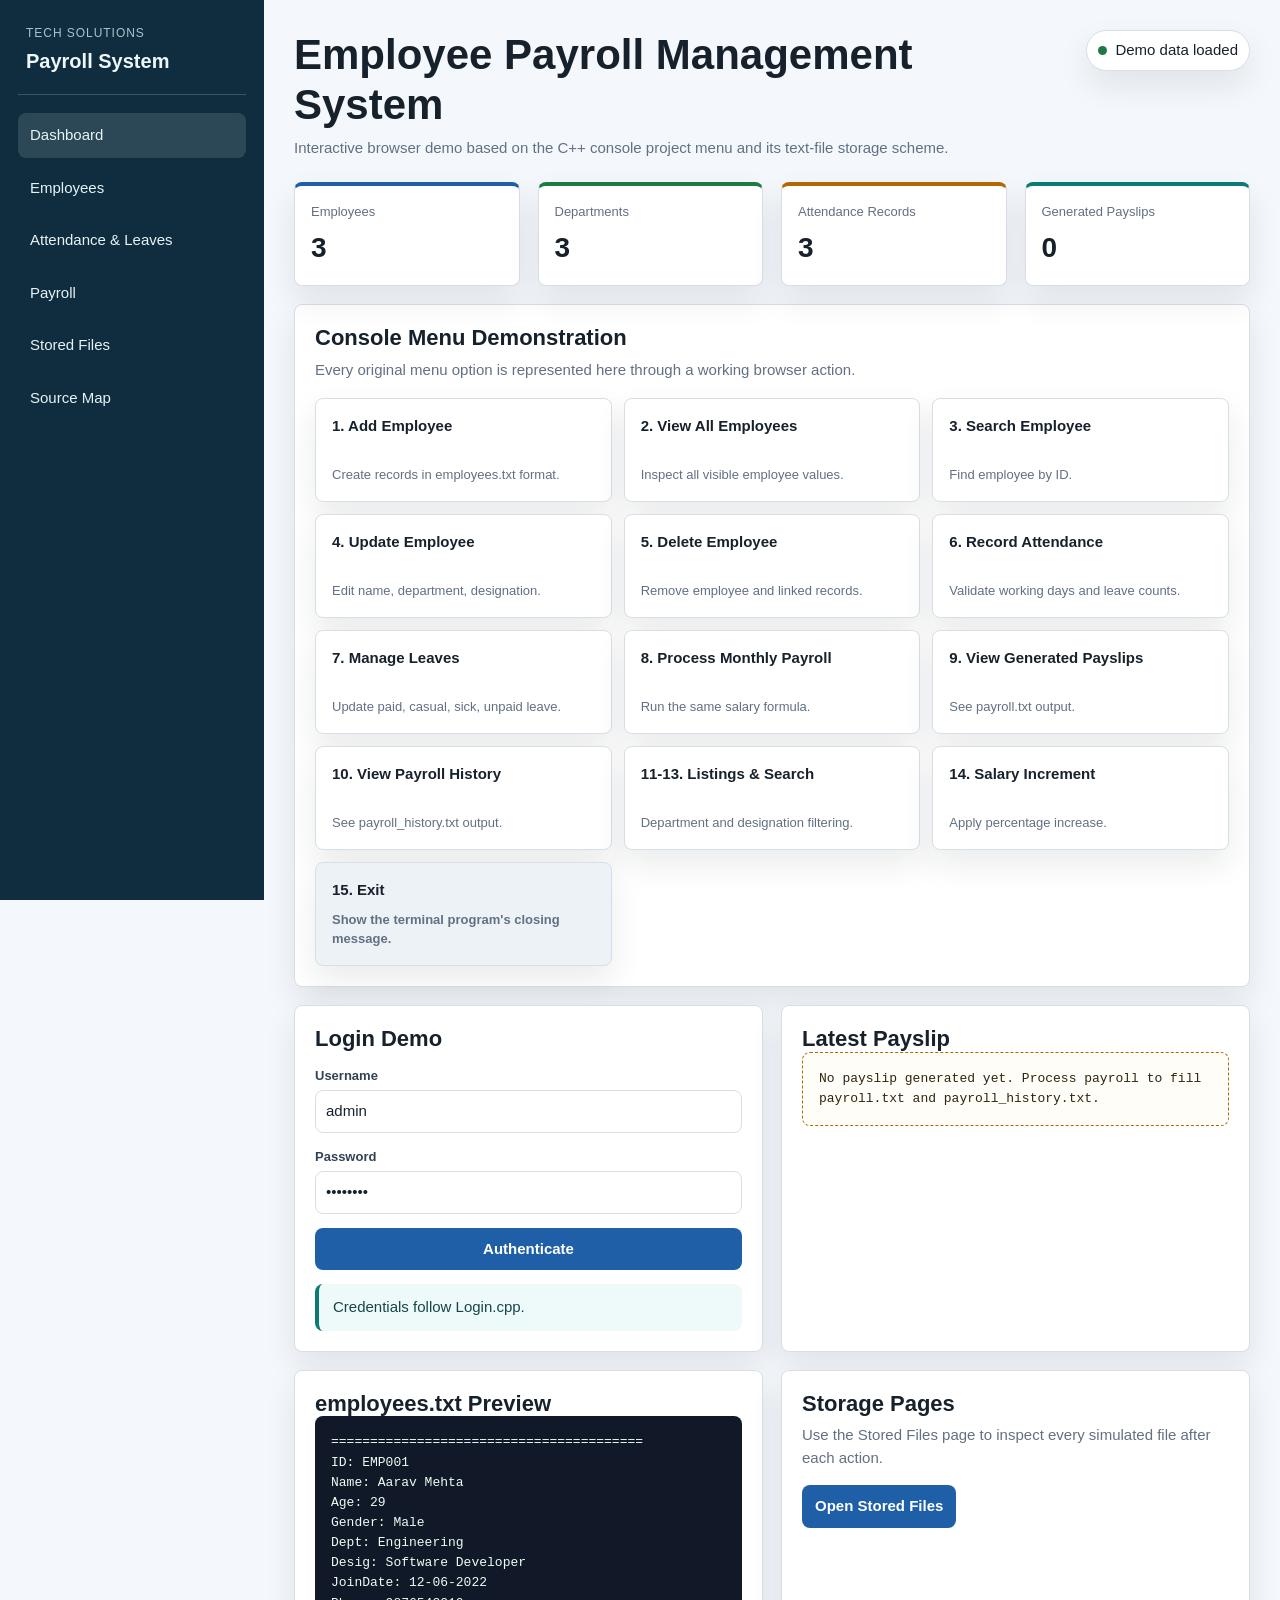
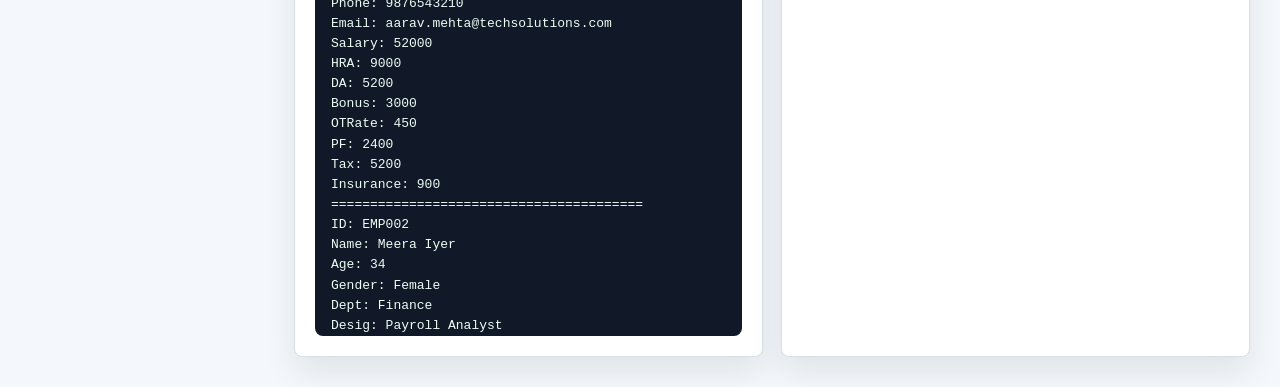
<file: index.html>
<!doctype html>
<html lang="en">
<head>
  <meta charset="utf-8">
  <meta name="viewport" content="width=device-width, initial-scale=1">
  <title>Employee Payroll System Demo</title>
  <link rel="stylesheet" href="styles.css">
  <script defer src="app.js"></script>
</head>
<body>
  <div class="app-shell">
    <aside class="side-nav">
      <div class="brand">
        <span>Tech Solutions</span>
        <strong>Payroll System</strong>
      </div>
      <nav class="nav-links">
        <a class="nav-link active" href="index.html">Dashboard</a>
        <a class="nav-link" href="employees.html">Employees</a>
        <a class="nav-link" href="attendance-leaves.html">Attendance & Leaves</a>
        <a class="nav-link" href="payroll.html">Payroll</a>
        <a class="nav-link" href="storage.html">Stored Files</a>
        <a class="nav-link" href="source.html">Source Map</a>
      </nav>
    </aside>
    <main class="main">
      <div class="topbar">
        <div>
          <h1>Employee Payroll Management System</h1>
          <p class="lede">Interactive browser demo based on the C++ console project menu and its text-file storage scheme.</p>
        </div>
        <div class="status-pill"><span class="dot"></span> Demo data loaded</div>
      </div>

      <section class="grid four">
        <div class="card metric blue"><span>Employees</span><strong id="metricEmployees">0</strong></div>
        <div class="card metric green"><span>Departments</span><strong id="metricDepartments">0</strong></div>
        <div class="card metric gold"><span>Attendance Records</span><strong id="metricAttendance">0</strong></div>
        <div class="card metric teal"><span>Generated Payslips</span><strong id="metricPayslips">0</strong></div>
      </section>

      <section class="panel" style="margin-top:18px">
        <h2>Console Menu Demonstration</h2>
        <p class="lede">Every original menu option is represented here through a working browser action.</p>
        <div class="menu-grid" style="margin-top:16px">
          <a class="card menu-card" href="employees.html"><strong>1. Add Employee</strong><span>Create records in employees.txt format.</span></a>
          <a class="card menu-card" href="employees.html"><strong>2. View All Employees</strong><span>Inspect all visible employee values.</span></a>
          <a class="card menu-card" href="employees.html"><strong>3. Search Employee</strong><span>Find employee by ID.</span></a>
          <a class="card menu-card" href="employees.html"><strong>4. Update Employee</strong><span>Edit name, department, designation.</span></a>
          <a class="card menu-card" href="employees.html"><strong>5. Delete Employee</strong><span>Remove employee and linked records.</span></a>
          <a class="card menu-card" href="attendance-leaves.html"><strong>6. Record Attendance</strong><span>Validate working days and leave counts.</span></a>
          <a class="card menu-card" href="attendance-leaves.html"><strong>7. Manage Leaves</strong><span>Update paid, casual, sick, unpaid leave.</span></a>
          <a class="card menu-card" href="payroll.html"><strong>8. Process Monthly Payroll</strong><span>Run the same salary formula.</span></a>
          <a class="card menu-card" href="payroll.html"><strong>9. View Generated Payslips</strong><span>See payroll.txt output.</span></a>
          <a class="card menu-card" href="payroll.html"><strong>10. View Payroll History</strong><span>See payroll_history.txt output.</span></a>
          <a class="card menu-card" href="employees.html"><strong>11-13. Listings & Search</strong><span>Department and designation filtering.</span></a>
          <a class="card menu-card" href="employees.html"><strong>14. Salary Increment</strong><span>Apply percentage increase.</span></a>
          <button id="exitDemo" class="card menu-card secondary" type="button" style="text-align:left"><strong>15. Exit</strong><span>Show the terminal program's closing message.</span></button>
        </div>
      </section>

      <section class="grid two" style="margin-top:18px">
        <div class="panel">
          <h2>Login Demo</h2>
          <form id="loginForm" style="margin-top:14px">
            <div class="field"><label>Username</label><input name="username" value="admin" required></div>
            <div class="field"><label>Password</label><input name="password" value="admin123" type="password" required></div>
            <button type="submit">Authenticate</button>
          </form>
          <div id="loginMessage" class="notice" style="margin-top:14px">Credentials follow Login.cpp.</div>
        </div>
        <div class="panel">
          <h2>Latest Payslip</h2>
          <pre id="recentPayslip" class="receipt"></pre>
        </div>
      </section>

      <section class="grid two" style="margin-top:18px">
        <div class="panel">
          <h2>employees.txt Preview</h2>
          <pre id="dashboardStorage"></pre>
        </div>
        <div class="panel">
          <h2>Storage Pages</h2>
          <p class="lede">Use the Stored Files page to inspect every simulated file after each action.</p>
          <div class="actions"><a class="button" href="storage.html">Open Stored Files</a></div>
        </div>
      </section>
    </main>
  </div>
</body>
</html>
</file>
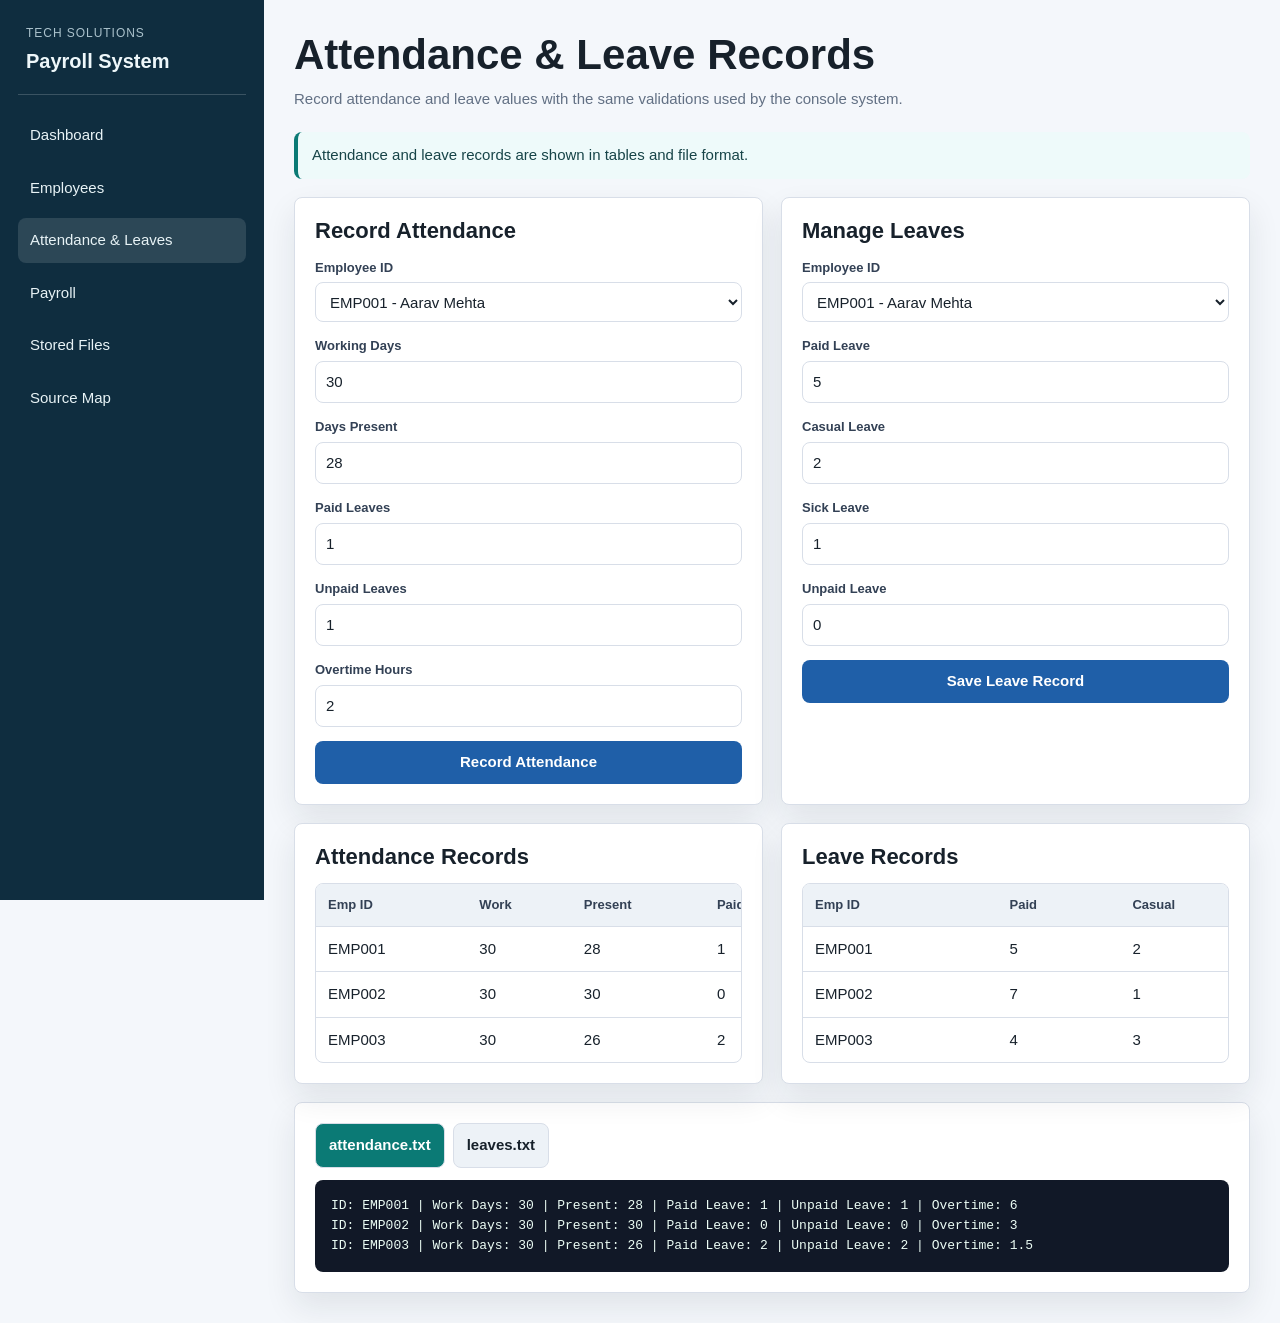
<file: attendance-leaves.html>
<!doctype html>
<html lang="en">
<head>
  <meta charset="utf-8">
  <meta name="viewport" content="width=device-width, initial-scale=1">
  <title>Attendance & Leaves - Payroll Demo</title>
  <link rel="stylesheet" href="styles.css">
  <script defer src="app.js"></script>
</head>
<body>
  <div class="app-shell">
    <aside class="side-nav">
      <div class="brand"><span>Tech Solutions</span><strong>Payroll System</strong></div>
      <nav class="nav-links">
        <a class="nav-link" href="index.html">Dashboard</a>
        <a class="nav-link" href="employees.html">Employees</a>
        <a class="nav-link active" href="attendance-leaves.html">Attendance & Leaves</a>
        <a class="nav-link" href="payroll.html">Payroll</a>
        <a class="nav-link" href="storage.html">Stored Files</a>
        <a class="nav-link" href="source.html">Source Map</a>
      </nav>
    </aside>
    <main class="main">
      <div class="topbar">
        <div>
          <h1>Attendance & Leave Records</h1>
          <p class="lede">Record attendance and leave values with the same validations used by the console system.</p>
        </div>
      </div>
      <div id="attendanceMessage" class="notice">Attendance and leave records are shown in tables and file format.</div>

      <section class="grid two" style="margin-top:18px">
        <div class="panel">
          <h2>Record Attendance</h2>
          <form id="attendanceForm" style="margin-top:14px">
            <div class="field"><label>Employee ID</label><select id="attendanceEmployeeSelect" name="employeeID"></select></div>
            <div class="field"><label>Working Days</label><input name="workingDays" type="number" min="1" required value="30"></div>
            <div class="field"><label>Days Present</label><input name="daysPresent" type="number" min="0" required value="28"></div>
            <div class="field"><label>Paid Leaves</label><input name="paidLeaves" type="number" min="0" required value="1"></div>
            <div class="field"><label>Unpaid Leaves</label><input name="unpaidLeaves" type="number" min="0" required value="1"></div>
            <div class="field"><label>Overtime Hours</label><input name="overtimeHours" type="number" min="0" step="0.5" required value="2"></div>
            <button type="submit">Record Attendance</button>
          </form>
        </div>
        <div class="panel">
          <h2>Manage Leaves</h2>
          <form id="leaveForm" style="margin-top:14px">
            <div class="field"><label>Employee ID</label><select id="leaveEmployeeSelect" name="employeeID"></select></div>
            <div class="field"><label>Paid Leave</label><input name="paidLeave" type="number" min="0" required value="5"></div>
            <div class="field"><label>Casual Leave</label><input name="casualLeave" type="number" min="0" required value="2"></div>
            <div class="field"><label>Sick Leave</label><input name="sickLeave" type="number" min="0" required value="1"></div>
            <div class="field"><label>Unpaid Leave</label><input name="unpaidLeave" type="number" min="0" required value="0"></div>
            <button type="submit">Save Leave Record</button>
          </form>
        </div>
      </section>

      <section class="grid two" style="margin-top:18px">
        <div class="panel">
          <h2>Attendance Records</h2>
          <div class="table-wrap" style="margin-top:14px">
            <table>
              <thead><tr><th>Emp ID</th><th>Work</th><th>Present</th><th>Paid</th><th>Unpaid</th><th>Overtime</th></tr></thead>
              <tbody id="attendanceRows"></tbody>
            </table>
          </div>
        </div>
        <div class="panel">
          <h2>Leave Records</h2>
          <div class="table-wrap" style="margin-top:14px">
            <table>
              <thead><tr><th>Emp ID</th><th>Paid</th><th>Casual</th><th>Sick</th><th>Unpaid</th></tr></thead>
              <tbody id="leaveRows"></tbody>
            </table>
          </div>
        </div>
      </section>

      <section class="panel" style="margin-top:18px">
        <div class="tabs">
          <button class="tab active" data-file-tab="attendance" type="button">attendance.txt</button>
          <button class="tab" data-file-tab="leaves" type="button">leaves.txt</button>
        </div>
        <pre id="attendanceStorage"></pre>
      </section>
    </main>
  </div>
</body>
</html>
</file>
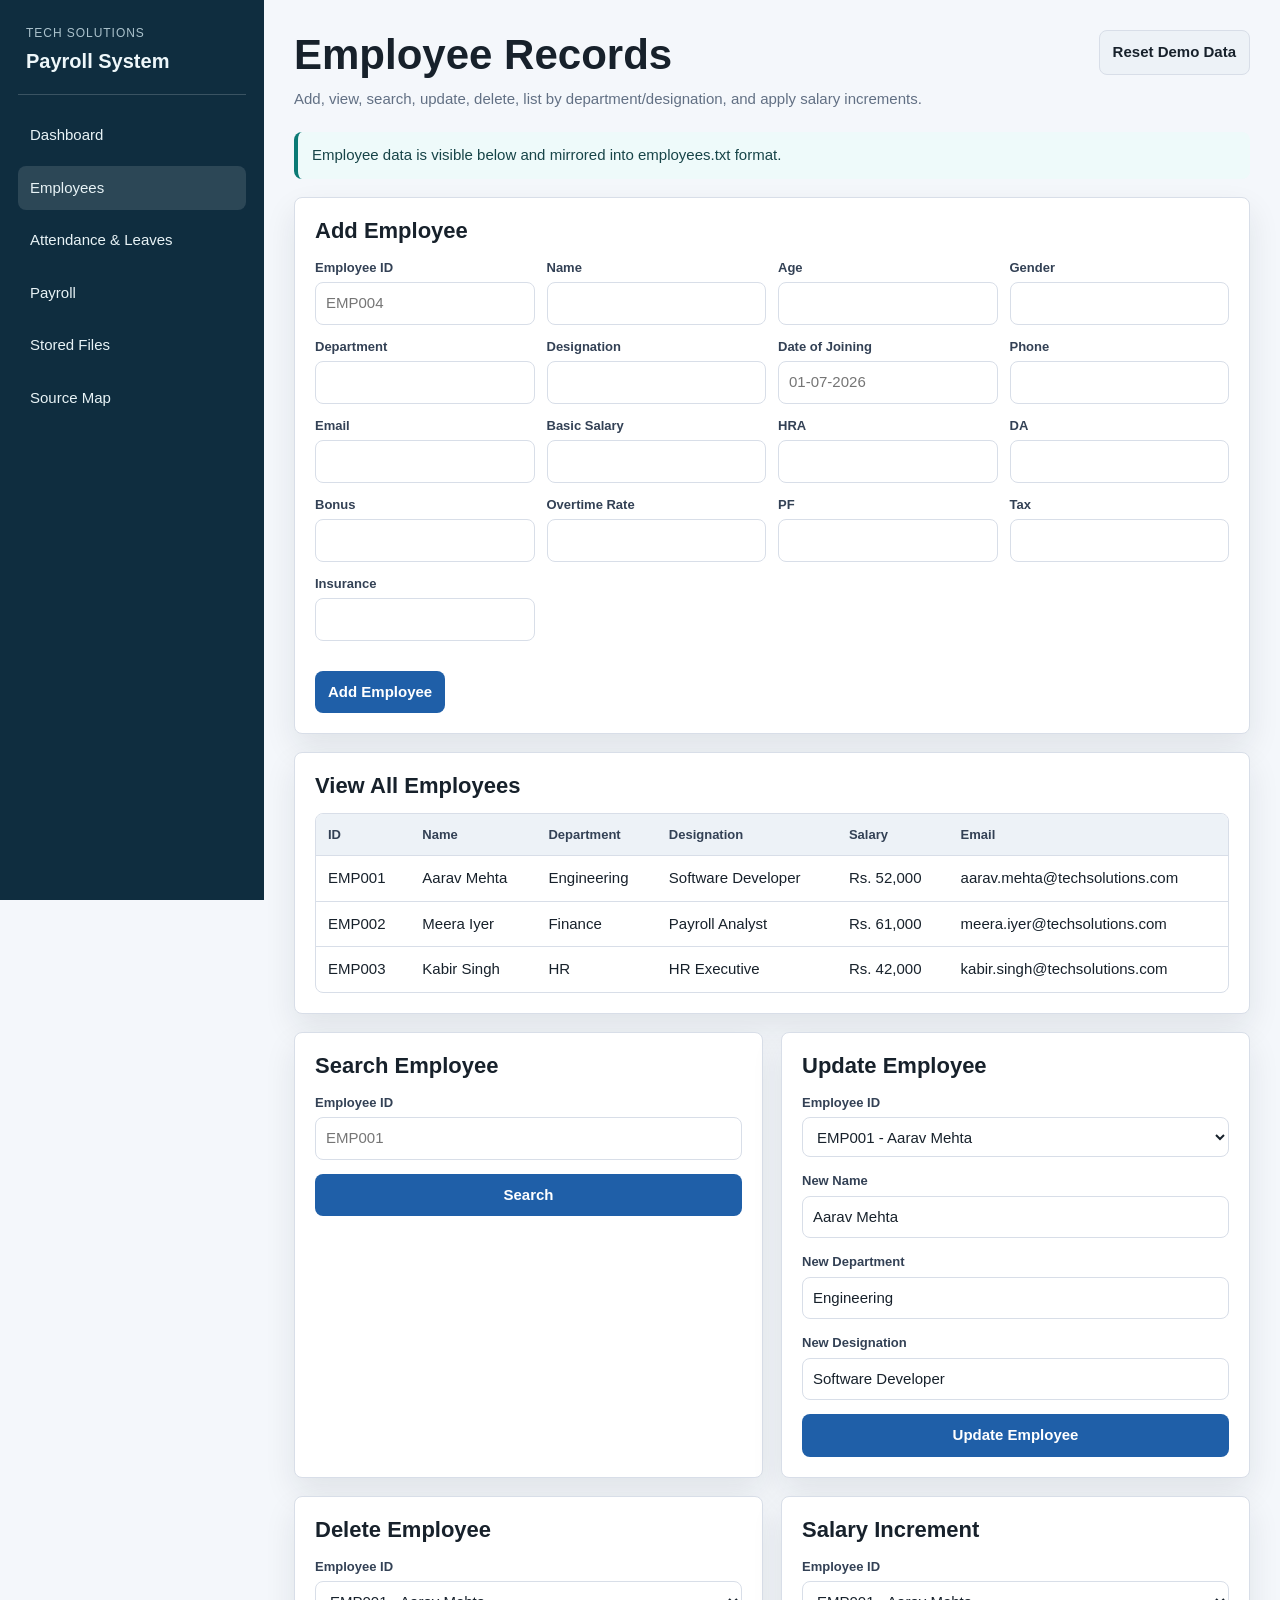
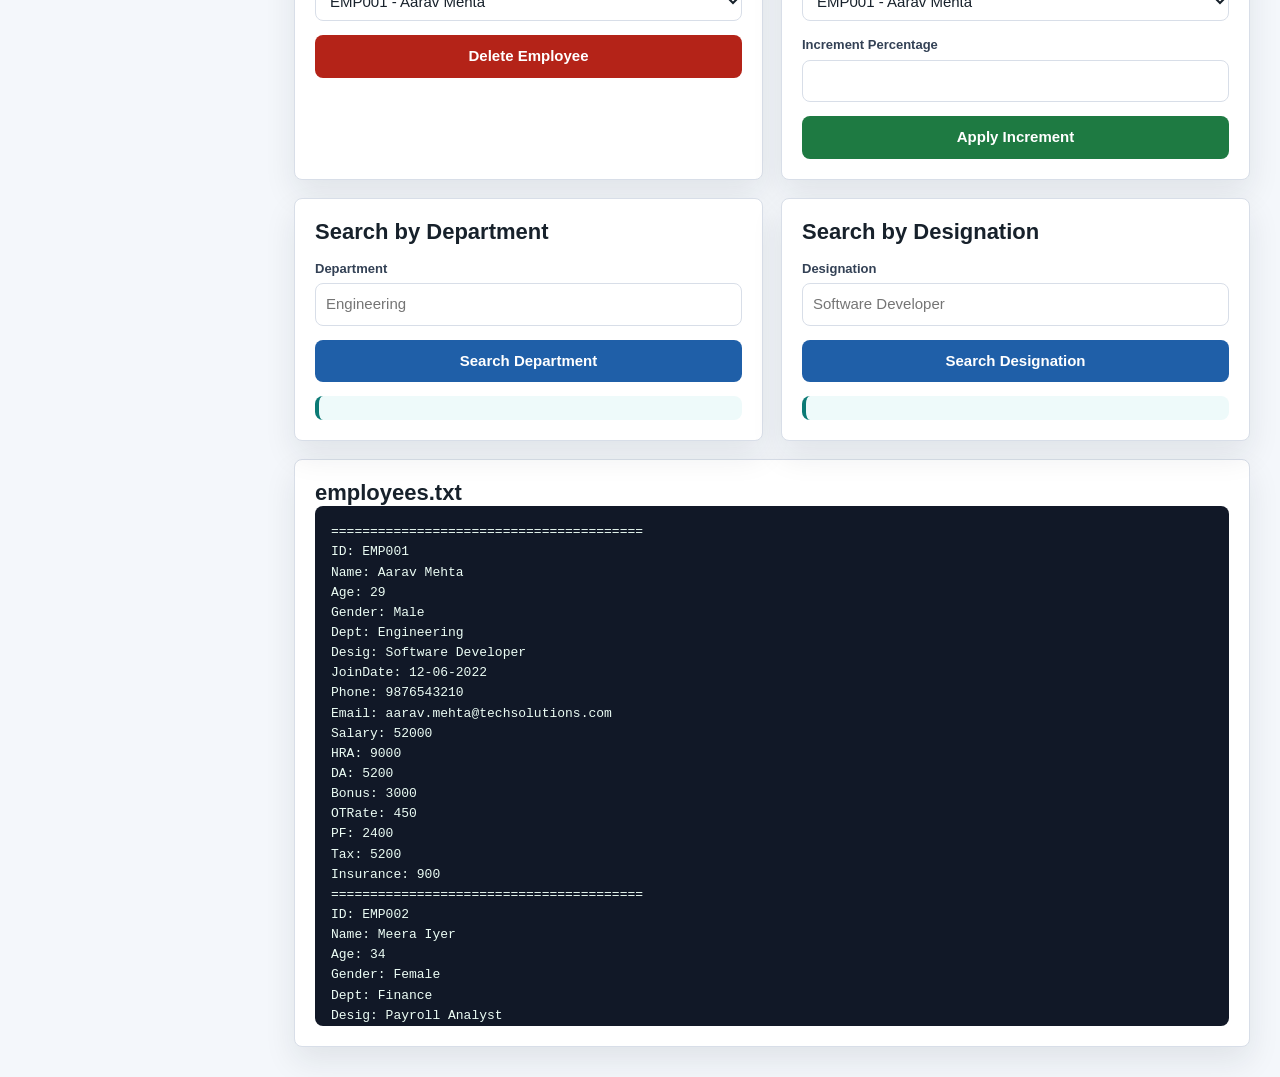
<file: employees.html>
<!doctype html>
<html lang="en">
<head>
  <meta charset="utf-8">
  <meta name="viewport" content="width=device-width, initial-scale=1">
  <title>Employees - Payroll Demo</title>
  <link rel="stylesheet" href="styles.css">
  <script defer src="app.js"></script>
</head>
<body>
  <div class="app-shell">
    <aside class="side-nav">
      <div class="brand"><span>Tech Solutions</span><strong>Payroll System</strong></div>
      <nav class="nav-links">
        <a class="nav-link" href="index.html">Dashboard</a>
        <a class="nav-link active" href="employees.html">Employees</a>
        <a class="nav-link" href="attendance-leaves.html">Attendance & Leaves</a>
        <a class="nav-link" href="payroll.html">Payroll</a>
        <a class="nav-link" href="storage.html">Stored Files</a>
        <a class="nav-link" href="source.html">Source Map</a>
      </nav>
    </aside>
    <main class="main">
      <div class="topbar">
        <div>
          <h1>Employee Records</h1>
          <p class="lede">Add, view, search, update, delete, list by department/designation, and apply salary increments.</p>
        </div>
        <button id="resetDemo" class="secondary">Reset Demo Data</button>
      </div>

      <div id="employeeMessage" class="notice">Employee data is visible below and mirrored into employees.txt format.</div>

      <section class="panel" style="margin-top:18px">
        <h2>Add Employee</h2>
        <form id="addEmployeeForm" style="margin-top:14px">
          <div class="form-grid">
            <div class="field"><label>Employee ID</label><input name="employeeID" required placeholder="EMP004"></div>
            <div class="field"><label>Name</label><input name="name" required></div>
            <div class="field"><label>Age</label><input name="age" required type="number" min="1"></div>
            <div class="field"><label>Gender</label><input name="gender" required></div>
            <div class="field"><label>Department</label><input name="department" required></div>
            <div class="field"><label>Designation</label><input name="designation" required></div>
            <div class="field"><label>Date of Joining</label><input name="joiningDate" required placeholder="01-07-2026"></div>
            <div class="field"><label>Phone</label><input name="phone" required></div>
            <div class="field"><label>Email</label><input name="email" required type="email"></div>
            <div class="field"><label>Basic Salary</label><input name="basicSalary" required type="number" min="0"></div>
            <div class="field"><label>HRA</label><input name="hra" required type="number" min="0"></div>
            <div class="field"><label>DA</label><input name="da" required type="number" min="0"></div>
            <div class="field"><label>Bonus</label><input name="bonus" required type="number" min="0"></div>
            <div class="field"><label>Overtime Rate</label><input name="overtimeRate" required type="number" min="0"></div>
            <div class="field"><label>PF</label><input name="pf" required type="number" min="0"></div>
            <div class="field"><label>Tax</label><input name="tax" required type="number" min="0"></div>
            <div class="field"><label>Insurance</label><input name="insurance" required type="number" min="0"></div>
          </div>
          <div class="actions"><button type="submit">Add Employee</button></div>
        </form>
      </section>

      <section class="panel" style="margin-top:18px">
        <h2>View All Employees</h2>
        <div class="table-wrap" style="margin-top:14px">
          <table>
            <thead><tr><th>ID</th><th>Name</th><th>Department</th><th>Designation</th><th>Salary</th><th>Email</th></tr></thead>
            <tbody id="employeeRows"></tbody>
          </table>
        </div>
      </section>

      <section class="grid two" style="margin-top:18px">
        <div class="panel">
          <h2>Search Employee</h2>
          <form id="searchEmployeeForm" style="margin-top:14px">
            <div class="field"><label>Employee ID</label><input name="employeeID" required placeholder="EMP001"></div>
            <button type="submit">Search</button>
          </form>
          <div id="searchResult" style="margin-top:14px"></div>
        </div>
        <div class="panel">
          <h2>Update Employee</h2>
          <form id="updateEmployeeForm" style="margin-top:14px">
            <div class="field"><label>Employee ID</label><select id="updateEmployeeSelect" name="employeeID"></select></div>
            <div class="field"><label>New Name</label><input id="updateName" name="name" required></div>
            <div class="field"><label>New Department</label><input id="updateDepartment" name="department" required></div>
            <div class="field"><label>New Designation</label><input id="updateDesignation" name="designation" required></div>
            <button type="submit">Update Employee</button>
          </form>
        </div>
      </section>

      <section class="grid two" style="margin-top:18px">
        <div class="panel">
          <h2>Delete Employee</h2>
          <form id="deleteEmployeeForm" style="margin-top:14px">
            <div class="field"><label>Employee ID</label><select id="deleteEmployeeSelect" name="employeeID"></select></div>
            <button class="danger" type="submit">Delete Employee</button>
          </form>
        </div>
        <div class="panel">
          <h2>Salary Increment</h2>
          <form id="incrementForm" style="margin-top:14px">
            <div class="field"><label>Employee ID</label><select id="incrementEmployeeSelect" name="employeeID"></select></div>
            <div class="field"><label>Increment Percentage</label><input name="percent" required type="number" min="0" step="0.01"></div>
            <button class="success" type="submit">Apply Increment</button>
          </form>
        </div>
      </section>

      <section class="grid two" style="margin-top:18px">
        <div class="panel">
          <h2>Search by Department</h2>
          <form id="departmentSearchForm" style="margin-top:14px">
            <div class="field"><label>Department</label><input name="department" required placeholder="Engineering"></div>
            <button type="submit">Search Department</button>
          </form>
          <div id="departmentResult" class="notice" style="margin-top:14px"></div>
        </div>
        <div class="panel">
          <h2>Search by Designation</h2>
          <form id="designationSearchForm" style="margin-top:14px">
            <div class="field"><label>Designation</label><input name="designation" required placeholder="Software Developer"></div>
            <button type="submit">Search Designation</button>
          </form>
          <div id="designationResult" class="notice" style="margin-top:14px"></div>
        </div>
      </section>

      <section class="panel" style="margin-top:18px">
        <h2>employees.txt</h2>
        <pre id="employeeStorage"></pre>
      </section>
    </main>
  </div>
</body>
</html>
</file>
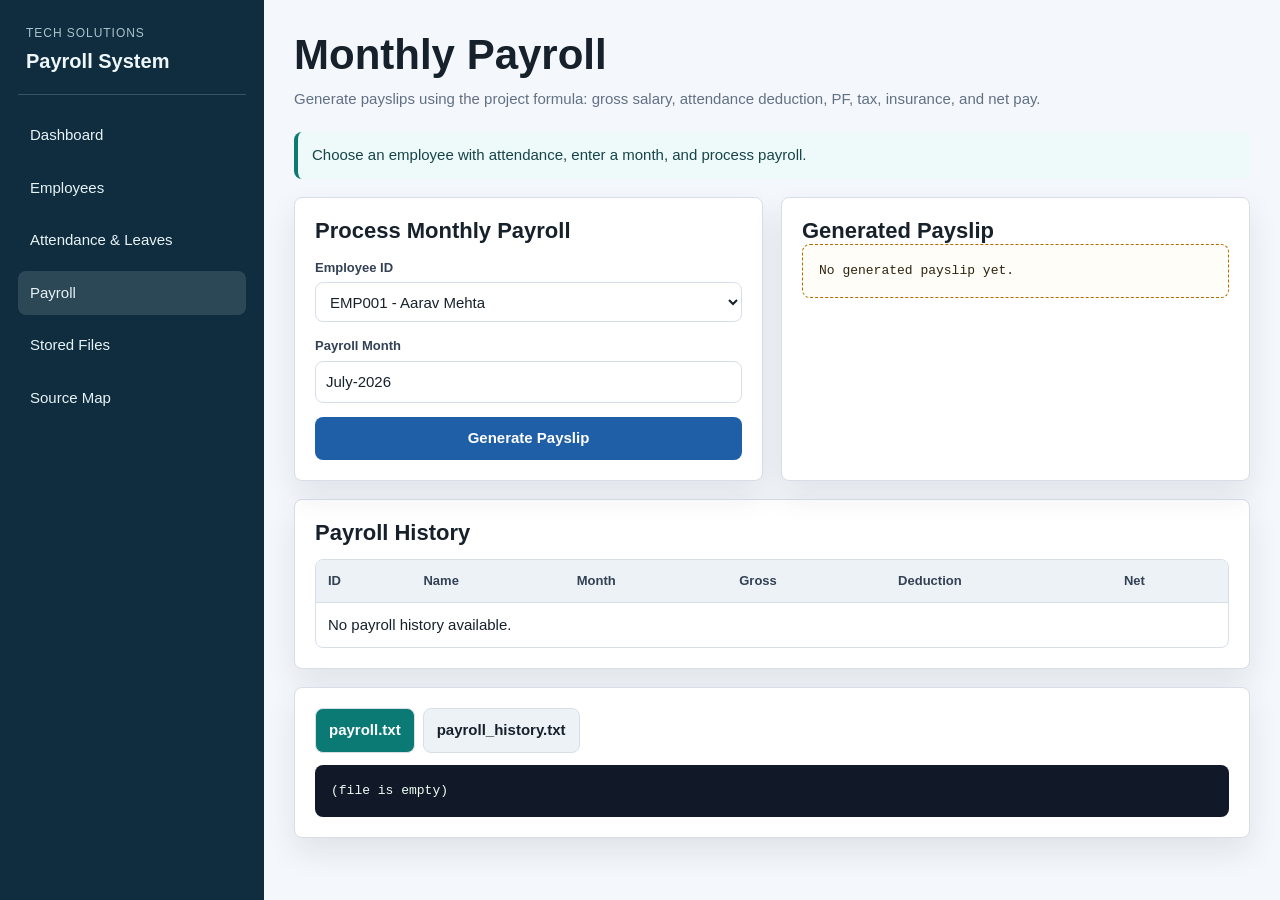
<file: payroll.html>
<!doctype html>
<html lang="en">
<head>
  <meta charset="utf-8">
  <meta name="viewport" content="width=device-width, initial-scale=1">
  <title>Payroll - Payroll Demo</title>
  <link rel="stylesheet" href="styles.css">
  <script defer src="app.js"></script>
</head>
<body>
  <div class="app-shell">
    <aside class="side-nav">
      <div class="brand"><span>Tech Solutions</span><strong>Payroll System</strong></div>
      <nav class="nav-links">
        <a class="nav-link" href="index.html">Dashboard</a>
        <a class="nav-link" href="employees.html">Employees</a>
        <a class="nav-link" href="attendance-leaves.html">Attendance & Leaves</a>
        <a class="nav-link active" href="payroll.html">Payroll</a>
        <a class="nav-link" href="storage.html">Stored Files</a>
        <a class="nav-link" href="source.html">Source Map</a>
      </nav>
    </aside>
    <main class="main">
      <div class="topbar">
        <div>
          <h1>Monthly Payroll</h1>
          <p class="lede">Generate payslips using the project formula: gross salary, attendance deduction, PF, tax, insurance, and net pay.</p>
        </div>
      </div>
      <div id="payrollMessage" class="notice">Choose an employee with attendance, enter a month, and process payroll.</div>

      <section class="grid two" style="margin-top:18px">
        <div class="panel">
          <h2>Process Monthly Payroll</h2>
          <form id="payrollForm" style="margin-top:14px">
            <div class="field"><label>Employee ID</label><select id="payrollEmployeeSelect" name="employeeID"></select></div>
            <div class="field"><label>Payroll Month</label><input name="month" required value="July-2026"></div>
            <button type="submit">Generate Payslip</button>
          </form>
        </div>
        <div class="panel">
          <h2>Generated Payslip</h2>
          <pre id="payslipOutput" class="receipt"></pre>
        </div>
      </section>

      <section class="panel" style="margin-top:18px">
        <h2>Payroll History</h2>
        <div class="table-wrap" style="margin-top:14px">
          <table>
            <thead><tr><th>ID</th><th>Name</th><th>Month</th><th>Gross</th><th>Deduction</th><th>Net</th></tr></thead>
            <tbody id="historyRows"></tbody>
          </table>
        </div>
      </section>

      <section class="panel" style="margin-top:18px">
        <div class="tabs">
          <button class="tab active" data-file-tab="payroll" type="button">payroll.txt</button>
          <button class="tab" data-file-tab="history" type="button">payroll_history.txt</button>
        </div>
        <pre id="payrollStorage"></pre>
      </section>
    </main>
  </div>
</body>
</html>
</file>
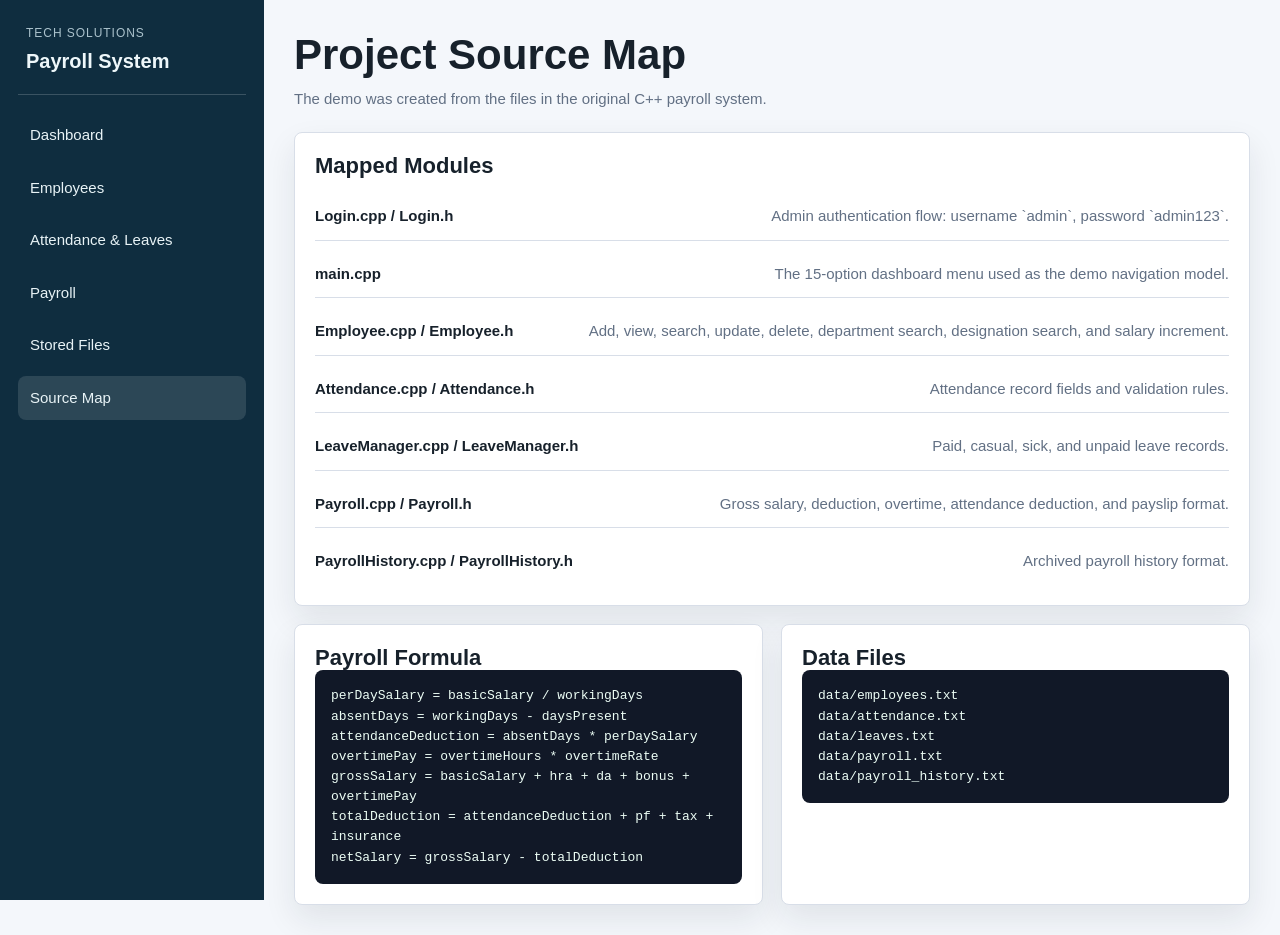
<file: source.html>
<!doctype html>
<html lang="en">
<head>
  <meta charset="utf-8">
  <meta name="viewport" content="width=device-width, initial-scale=1">
  <title>Source Map - Payroll Demo</title>
  <link rel="stylesheet" href="styles.css">
</head>
<body>
  <div class="app-shell">
    <aside class="side-nav">
      <div class="brand"><span>Tech Solutions</span><strong>Payroll System</strong></div>
      <nav class="nav-links">
        <a class="nav-link" href="index.html">Dashboard</a>
        <a class="nav-link" href="employees.html">Employees</a>
        <a class="nav-link" href="attendance-leaves.html">Attendance & Leaves</a>
        <a class="nav-link" href="payroll.html">Payroll</a>
        <a class="nav-link" href="storage.html">Stored Files</a>
        <a class="nav-link active" href="source.html">Source Map</a>
      </nav>
    </aside>
    <main class="main">
      <div class="topbar">
        <div>
          <h1>Project Source Map</h1>
          <p class="lede">The demo was created from the files in the original C++ payroll system.</p>
        </div>
      </div>
      <section class="panel">
        <h2>Mapped Modules</h2>
        <div class="source-list" style="margin-top:14px">
          <div class="source-item"><strong>Login.cpp / Login.h</strong><span class="muted">Admin authentication flow: username `admin`, password `admin123`.</span></div>
          <div class="source-item"><strong>main.cpp</strong><span class="muted">The 15-option dashboard menu used as the demo navigation model.</span></div>
          <div class="source-item"><strong>Employee.cpp / Employee.h</strong><span class="muted">Add, view, search, update, delete, department search, designation search, and salary increment.</span></div>
          <div class="source-item"><strong>Attendance.cpp / Attendance.h</strong><span class="muted">Attendance record fields and validation rules.</span></div>
          <div class="source-item"><strong>LeaveManager.cpp / LeaveManager.h</strong><span class="muted">Paid, casual, sick, and unpaid leave records.</span></div>
          <div class="source-item"><strong>Payroll.cpp / Payroll.h</strong><span class="muted">Gross salary, deduction, overtime, attendance deduction, and payslip format.</span></div>
          <div class="source-item"><strong>PayrollHistory.cpp / PayrollHistory.h</strong><span class="muted">Archived payroll history format.</span></div>
        </div>
      </section>
      <section class="grid two" style="margin-top:18px">
        <div class="panel">
          <h2>Payroll Formula</h2>
          <pre>perDaySalary = basicSalary / workingDays
absentDays = workingDays - daysPresent
attendanceDeduction = absentDays * perDaySalary
overtimePay = overtimeHours * overtimeRate
grossSalary = basicSalary + hra + da + bonus + overtimePay
totalDeduction = attendanceDeduction + pf + tax + insurance
netSalary = grossSalary - totalDeduction</pre>
        </div>
        <div class="panel">
          <h2>Data Files</h2>
          <pre>data/employees.txt
data/attendance.txt
data/leaves.txt
data/payroll.txt
data/payroll_history.txt</pre>
        </div>
      </section>
    </main>
  </div>
</body>
</html>
</file>
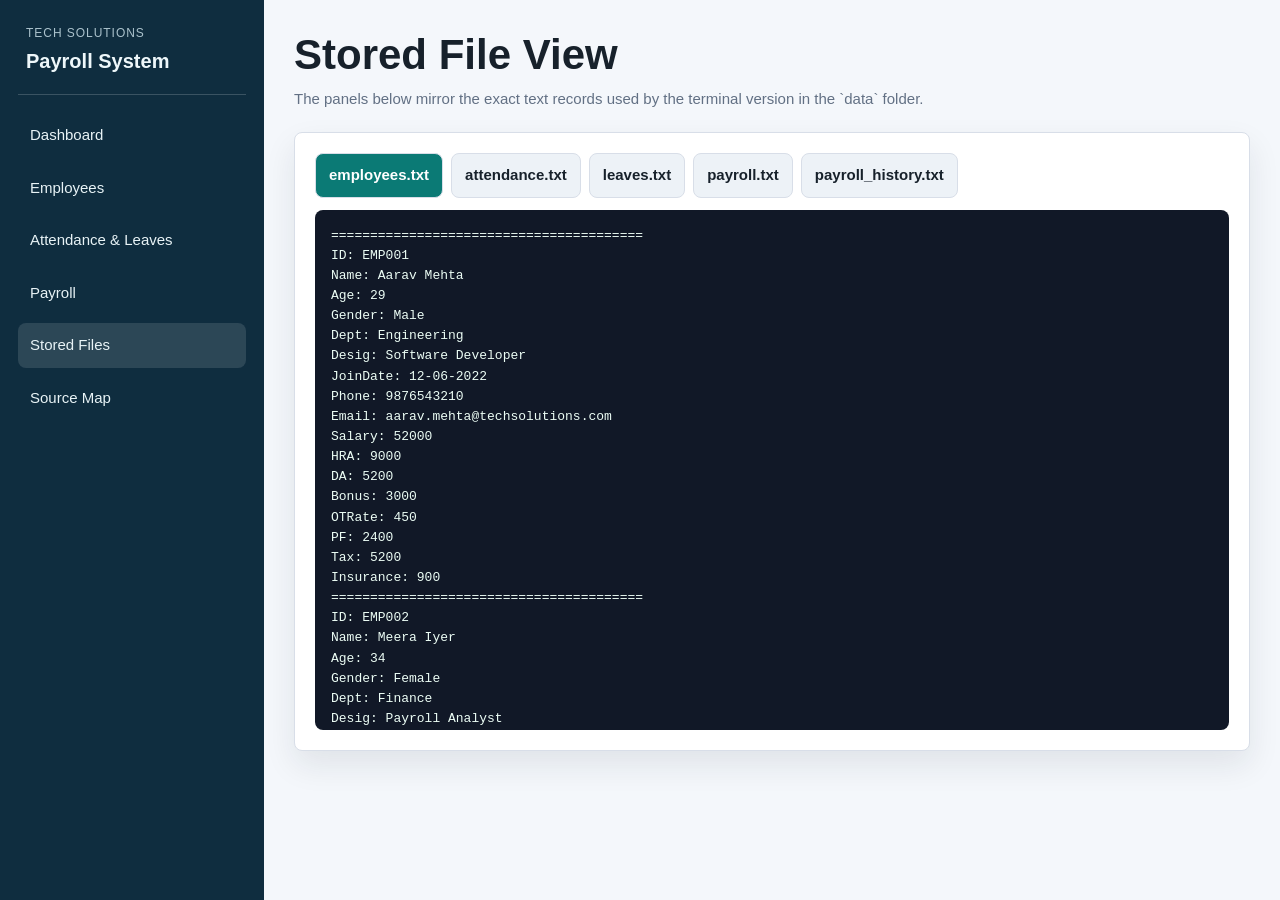
<file: storage.html>
<!doctype html>
<html lang="en">
<head>
  <meta charset="utf-8">
  <meta name="viewport" content="width=device-width, initial-scale=1">
  <title>Stored Files - Payroll Demo</title>
  <link rel="stylesheet" href="styles.css">
  <script defer src="app.js"></script>
</head>
<body>
  <div class="app-shell">
    <aside class="side-nav">
      <div class="brand"><span>Tech Solutions</span><strong>Payroll System</strong></div>
      <nav class="nav-links">
        <a class="nav-link" href="index.html">Dashboard</a>
        <a class="nav-link" href="employees.html">Employees</a>
        <a class="nav-link" href="attendance-leaves.html">Attendance & Leaves</a>
        <a class="nav-link" href="payroll.html">Payroll</a>
        <a class="nav-link active" href="storage.html">Stored Files</a>
        <a class="nav-link" href="source.html">Source Map</a>
      </nav>
    </aside>
    <main class="main">
      <div class="topbar">
        <div>
          <h1>Stored File View</h1>
          <p class="lede">The panels below mirror the exact text records used by the terminal version in the `data` folder.</p>
        </div>
      </div>
      <section class="panel">
        <div class="tabs">
          <button class="tab active" data-file-tab="employees" type="button">employees.txt</button>
          <button class="tab" data-file-tab="attendance" type="button">attendance.txt</button>
          <button class="tab" data-file-tab="leaves" type="button">leaves.txt</button>
          <button class="tab" data-file-tab="payroll" type="button">payroll.txt</button>
          <button class="tab" data-file-tab="history" type="button">payroll_history.txt</button>
        </div>
        <pre id="storagePreview"></pre>
      </section>
    </main>
  </div>
</body>
</html>
</file>
<file: styles.css>
:root {
  color-scheme: light;
  --ink: #17212b;
  --muted: #627084;
  --line: #d8dee8;
  --paper: #ffffff;
  --soft: #f4f7fb;
  --nav: #0f2d3f;
  --teal: #0b7a75;
  --gold: #b26a00;
  --red: #b42318;
  --blue: #1f5fa8;
  --green: #1e7a42;
  --shadow: 0 14px 32px rgba(23, 33, 43, 0.09);
}

* {
  box-sizing: border-box;
}

body {
  margin: 0;
  color: var(--ink);
  background: var(--soft);
  font: 15px/1.5 "Segoe UI", Arial, sans-serif;
}

a {
  color: inherit;
  text-decoration: none;
}

.app-shell {
  display: grid;
  grid-template-columns: 264px 1fr;
  min-height: 100vh;
}

.side-nav {
  background: var(--nav);
  color: #eef7fa;
  padding: 24px 18px;
  position: sticky;
  top: 0;
  height: 100vh;
}

.brand {
  display: grid;
  gap: 4px;
  padding: 0 8px 18px;
  border-bottom: 1px solid rgba(255,255,255,0.18);
}

.brand strong {
  font-size: 20px;
}

.brand span,
.nav-label {
  color: #abc2cc;
  font-size: 12px;
  text-transform: uppercase;
  letter-spacing: .08em;
}

.nav-links {
  display: grid;
  gap: 8px;
  margin-top: 18px;
}

.nav-link {
  display: flex;
  align-items: center;
  gap: 10px;
  padding: 11px 12px;
  border-radius: 8px;
  color: #e8f3f6;
}

.nav-link:hover,
.nav-link.active {
  background: rgba(255,255,255,0.12);
}

.main {
  padding: 30px;
  min-width: 0;
}

.topbar {
  display: flex;
  justify-content: space-between;
  align-items: start;
  gap: 18px;
  margin-bottom: 22px;
}

h1,
h2,
h3 {
  margin: 0;
  line-height: 1.18;
}

h1 {
  font-size: clamp(26px, 4vw, 42px);
}

h2 {
  font-size: 22px;
}

h3 {
  font-size: 17px;
}

.lede {
  color: var(--muted);
  margin: 8px 0 0;
  max-width: 820px;
}

.status-pill {
  display: inline-flex;
  gap: 8px;
  align-items: center;
  border: 1px solid var(--line);
  background: var(--paper);
  padding: 8px 11px;
  border-radius: 999px;
  white-space: nowrap;
  box-shadow: var(--shadow);
}

.dot {
  width: 9px;
  height: 9px;
  border-radius: 50%;
  background: var(--green);
}

.grid {
  display: grid;
  gap: 18px;
}

.grid.two {
  grid-template-columns: repeat(2, minmax(0, 1fr));
}

.grid.three {
  grid-template-columns: repeat(3, minmax(0, 1fr));
}

.grid.four {
  grid-template-columns: repeat(4, minmax(0, 1fr));
}

.panel,
.card {
  background: var(--paper);
  border: 1px solid var(--line);
  border-radius: 8px;
  box-shadow: var(--shadow);
}

.panel {
  padding: 20px;
}

.card {
  padding: 16px;
}

.metric {
  display: grid;
  gap: 6px;
}

.metric span {
  color: var(--muted);
  font-size: 13px;
}

.metric strong {
  font-size: 28px;
}

.metric.blue {
  border-top: 4px solid var(--blue);
}

.metric.green {
  border-top: 4px solid var(--green);
}

.metric.gold {
  border-top: 4px solid var(--gold);
}

.metric.teal {
  border-top: 4px solid var(--teal);
}

.actions {
  display: flex;
  flex-wrap: wrap;
  gap: 10px;
  margin-top: 16px;
}

button,
.button {
  border: 0;
  border-radius: 8px;
  padding: 10px 13px;
  background: var(--blue);
  color: white;
  cursor: pointer;
  font: inherit;
  font-weight: 650;
  min-height: 40px;
}

button.secondary,
.button.secondary {
  background: #edf2f7;
  color: var(--ink);
  border: 1px solid var(--line);
}

button.danger {
  background: var(--red);
}

button.success {
  background: var(--green);
}

button:focus,
input:focus,
select:focus {
  outline: 3px solid rgba(31, 95, 168, .25);
  outline-offset: 2px;
}

form {
  display: grid;
  gap: 14px;
}

.form-grid {
  display: grid;
  grid-template-columns: repeat(4, minmax(0, 1fr));
  gap: 12px;
}

.field {
  display: grid;
  gap: 5px;
}

label {
  color: #334155;
  font-size: 13px;
  font-weight: 650;
}

input,
select {
  width: 100%;
  min-height: 40px;
  border: 1px solid var(--line);
  border-radius: 8px;
  padding: 9px 10px;
  background: white;
  color: var(--ink);
  font: inherit;
}

.table-wrap {
  overflow: auto;
  border: 1px solid var(--line);
  border-radius: 8px;
}

table {
  width: 100%;
  border-collapse: collapse;
  min-width: 760px;
}

th,
td {
  padding: 11px 12px;
  border-bottom: 1px solid var(--line);
  text-align: left;
  vertical-align: top;
}

th {
  background: #edf2f7;
  color: #334155;
  font-size: 13px;
}

tr:last-child td {
  border-bottom: 0;
}

.notice {
  border-left: 4px solid var(--teal);
  background: #eefafa;
  padding: 12px 14px;
  border-radius: 8px;
  color: #174448;
}

.error {
  border-left-color: var(--red);
  background: #fff1f0;
  color: #7a271a;
}

.tabs {
  display: flex;
  flex-wrap: wrap;
  gap: 8px;
  margin-bottom: 12px;
}

.tab {
  background: #edf2f7;
  color: var(--ink);
  border: 1px solid var(--line);
}

.tab.active {
  background: var(--teal);
  color: white;
}

pre {
  margin: 0;
  white-space: pre-wrap;
  overflow: auto;
  max-height: 520px;
  padding: 16px;
  border-radius: 8px;
  background: #111827;
  color: #ecfdf5;
  font: 13px/1.55 Consolas, "Courier New", monospace;
}

.menu-grid {
  display: grid;
  grid-template-columns: repeat(3, minmax(0, 1fr));
  gap: 12px;
}

.menu-card {
  min-height: 104px;
  display: grid;
  align-content: space-between;
}

.menu-card span {
  color: var(--muted);
  font-size: 13px;
}

.receipt {
  background: #fffdf7;
  border: 1px dashed #b26a00;
  color: #2f2410;
}

.toolbar {
  display: flex;
  flex-wrap: wrap;
  align-items: end;
  gap: 12px;
}

.toolbar .field {
  min-width: 220px;
}

.source-list {
  display: grid;
  gap: 10px;
}

.source-item {
  display: flex;
  justify-content: space-between;
  gap: 14px;
  padding: 12px 0;
  border-bottom: 1px solid var(--line);
}

.source-item:last-child {
  border-bottom: 0;
}

.muted {
  color: var(--muted);
}

@media (max-width: 980px) {
  .app-shell {
    grid-template-columns: 1fr;
  }

  .side-nav {
    position: static;
    height: auto;
  }

  .nav-links {
    grid-template-columns: repeat(2, minmax(0, 1fr));
  }

  .grid.two,
  .grid.three,
  .grid.four,
  .menu-grid,
  .form-grid {
    grid-template-columns: 1fr;
  }
}

@media (max-width: 560px) {
  .main {
    padding: 18px;
  }

  .topbar {
    display: grid;
  }

  .nav-links {
    grid-template-columns: 1fr;
  }
}
</file>
